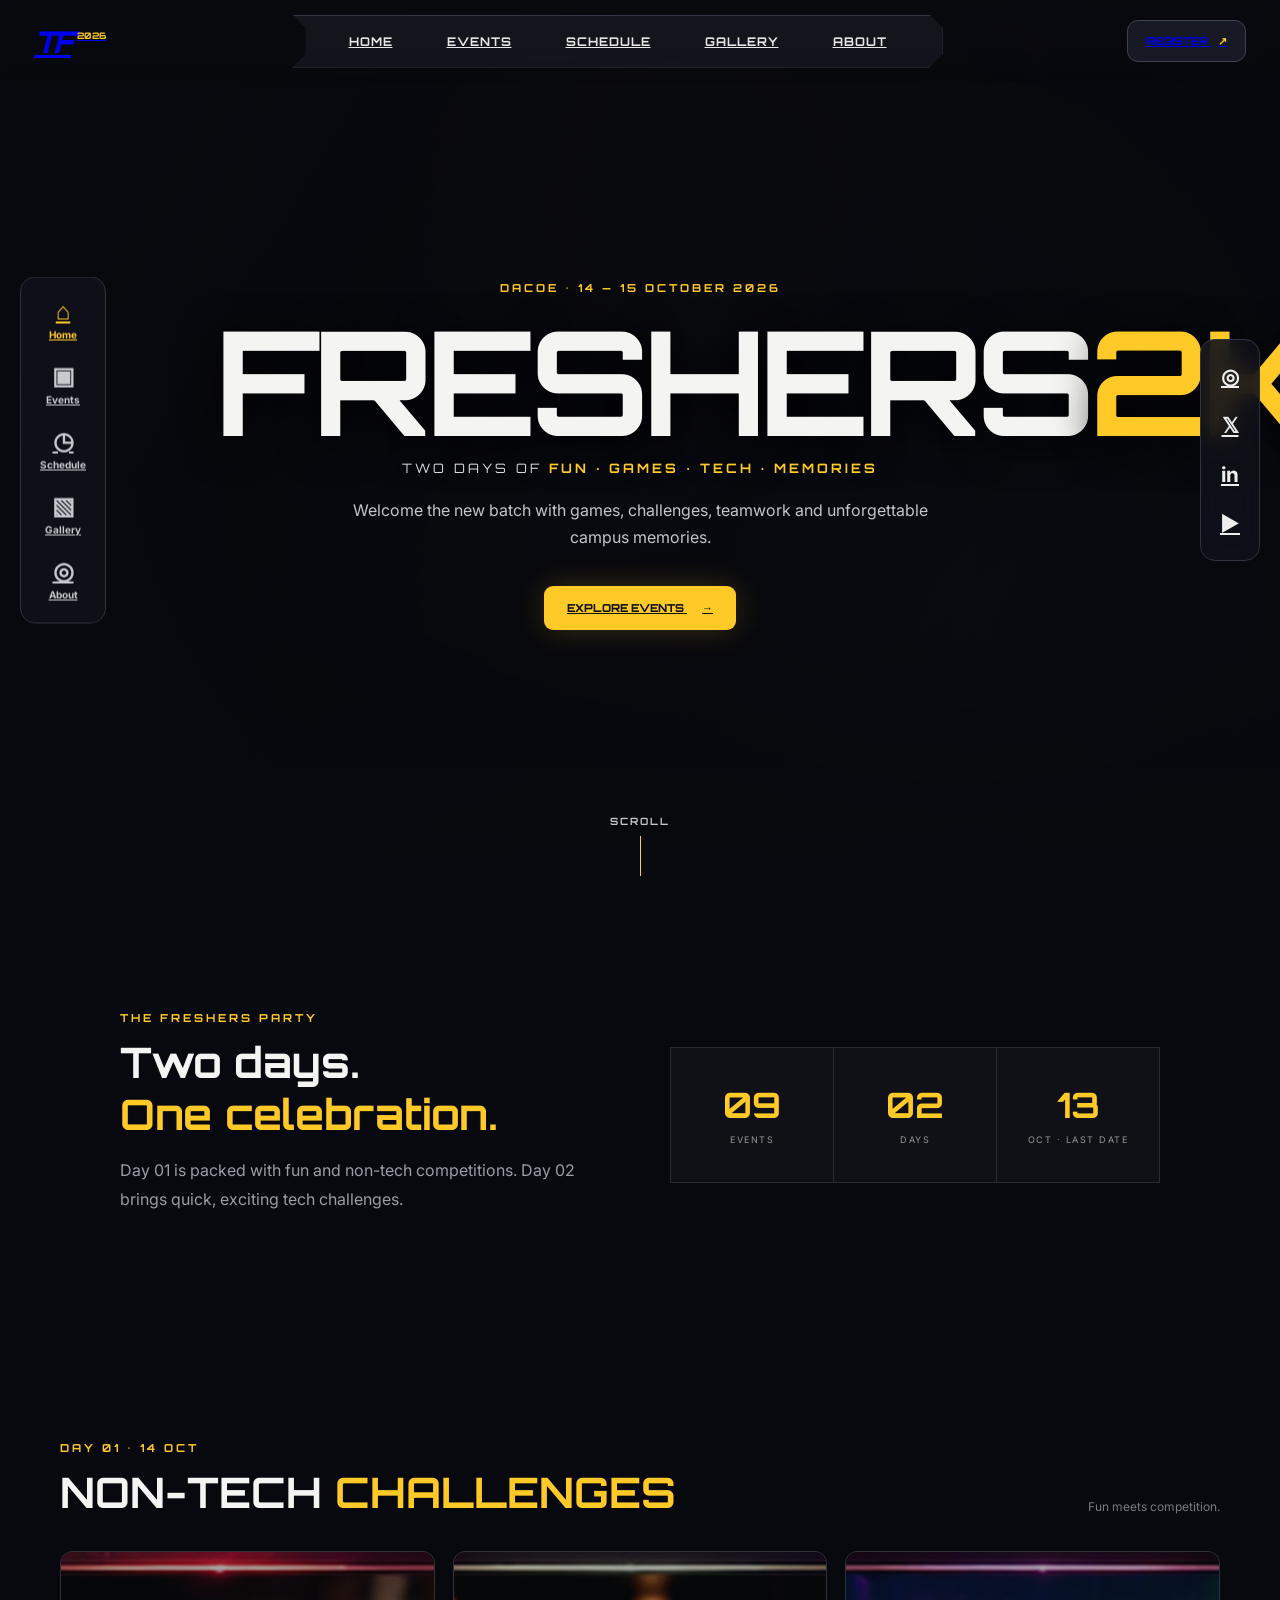
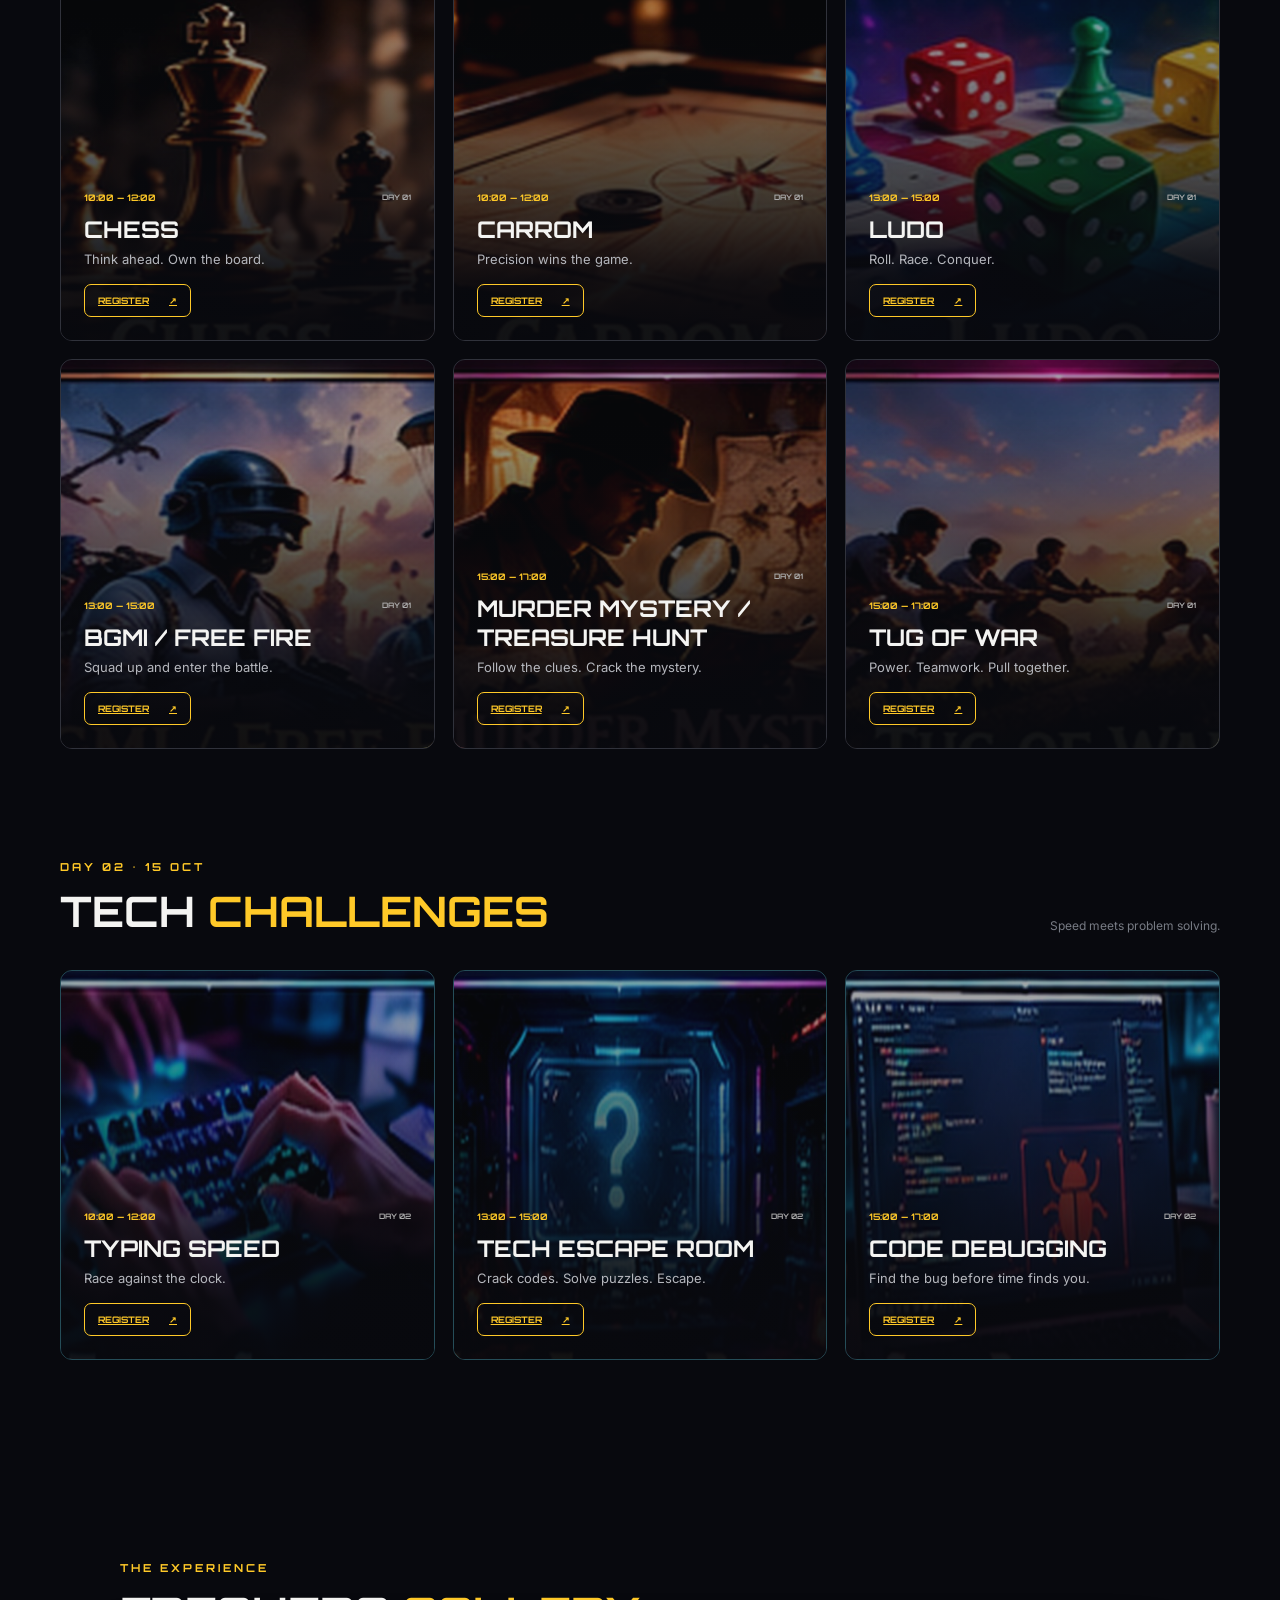
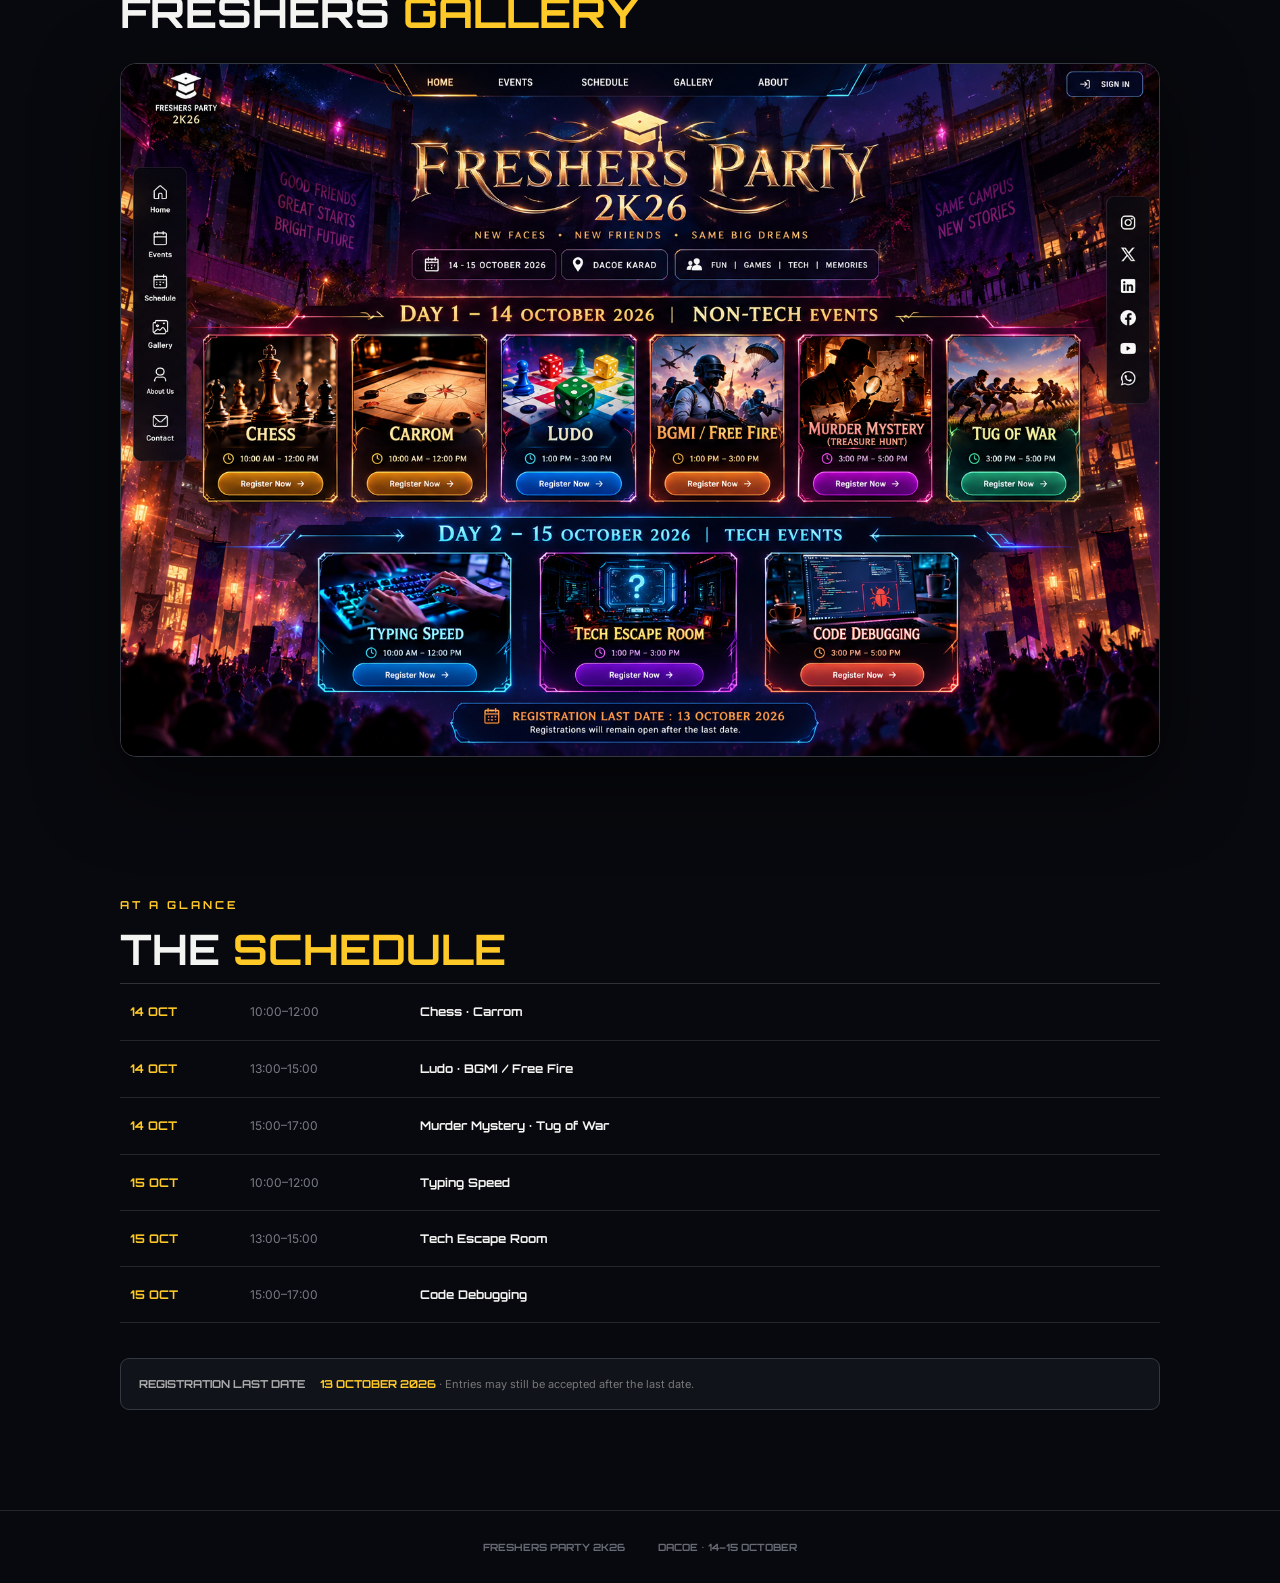
<file: index.html>
<!DOCTYPE html>
<html lang="en">
<head>
<meta charset="UTF-8">
<meta name="viewport" content="width=device-width,initial-scale=1.0">
<title>Freshers Party 2K26 | DACOE</title>
<link rel="preconnect" href="https://fonts.googleapis.com">
<link href="https://fonts.googleapis.com/css2?family=Orbitron:wght@500;600;700;800&family=Inter:wght@400;500;600;700;800&display=swap" rel="stylesheet">
<link rel="stylesheet" href="style.css">
</head>
<body>
<div class="bg-glow"></div>
<header class="topbar">
  <a class="logo" href="index.html"><span>TF</span><small>2026</small></a>
  <nav class="topnav">
    <a href="#home">HOME</a><a href="#events">EVENTS</a><a href="#schedule">SCHEDULE</a><a href="#gallery">GALLERY</a><a href="#about">ABOUT</a>
  </nav>
  <a class="signin" href="#events">REGISTER <b>↗</b></a>
</header>

<aside class="side-nav">
  <a href="#home" class="active"><i>⌂</i><span>Home</span></a>
  <a href="#events"><i>▣</i><span>Events</span></a>
  <a href="#schedule"><i>◷</i><span>Schedule</span></a>
  <a href="#gallery"><i>▧</i><span>Gallery</span></a><a href="#about"><i>◎</i><span>About</span></a>
</aside>
<aside class="social-nav">
  <a href="#" aria-label="Instagram">◎</a><a href="#" aria-label="X">𝕏</a><a href="#" aria-label="LinkedIn">in</a><a href="#" aria-label="YouTube">▶</a>
</aside>

<main>
<section class="hero" id="home">
  <div class="hero-overlay"></div>
  <div class="hero-content">
    <p class="mini">DACOE • 14 — 15 OCTOBER 2026</p>
    <h1>FRESHERS<span>2K26</span></h1>
    <div class="hero-sub">TWO DAYS OF <b>FUN · GAMES · TECH · MEMORIES</b></div>
    <p class="hero-copy">Welcome the new batch with games, challenges, teamwork and unforgettable campus memories.</p>
    <a class="hero-btn" href="#events">EXPLORE EVENTS <span>→</span></a>
  </div>
  <div class="scroll">SCROLL <span></span></div>
  <div class="hero-corner c1"></div><div class="hero-corner c2"></div>
</section>

<section class="intro" id="about">
  <div class="intro-card">
    <p class="mini">THE FRESHERS PARTY</p>
    <h2>Two days.<br><span>One celebration.</span></h2>
    <p>Day 01 is packed with fun and non-tech competitions. Day 02 brings quick, exciting tech challenges.</p>
  </div>
  <div class="stats">
    <div><strong>09</strong><span>EVENTS</span></div>
    <div><strong>02</strong><span>DAYS</span></div>
    <div><strong>13</strong><span>OCT · LAST DATE</span></div>
  </div>
</section>

<section class="events-section" id="events">
  <div class="section-title">
    <div><p class="mini">DAY 01 • 14 OCT</p><h2>NON-TECH <span>CHALLENGES</span></h2></div>
    <p>Fun meets competition.</p>
  </div>
  <div class="event-grid">
    <article class="event"><img src="assets/chess.jpg"><div class="event-info"><div><b>10:00 — 12:00</b><small>DAY 01</small></div><h3>CHESS</h3><p>Think ahead. Own the board.</p><a href="register.html?event=chess">REGISTER <span>↗</span></a></div></article>
    <article class="event"><img src="assets/carrom.jpg"><div class="event-info"><div><b>10:00 — 12:00</b><small>DAY 01</small></div><h3>CARROM</h3><p>Precision wins the game.</p><a href="register.html?event=carrom">REGISTER <span>↗</span></a></div></article>
    <article class="event"><img src="assets/ludo.jpg"><div class="event-info"><div><b>13:00 — 15:00</b><small>DAY 01</small></div><h3>LUDO</h3><p>Roll. Race. Conquer.</p><a href="register.html?event=ludo">REGISTER <span>↗</span></a></div></article>
    <article class="event"><img src="assets/bgmi-free-fire.jpg"><div class="event-info"><div><b>13:00 — 15:00</b><small>DAY 01</small></div><h3>BGMI / FREE FIRE</h3><p>Squad up and enter the battle.</p><a href="register.html?event=bgmi-free-fire">REGISTER <span>↗</span></a></div></article>
    <article class="event wide"><img src="assets/murder-mystery.jpg"><div class="event-info"><div><b>15:00 — 17:00</b><small>DAY 01</small></div><h3>MURDER MYSTERY / TREASURE HUNT</h3><p>Follow the clues. Crack the mystery.</p><a href="register.html?event=murder-mystery-treasure-hunt">REGISTER <span>↗</span></a></div></article>
    <article class="event wide"><img src="assets/tug-of-war.jpg"><div class="event-info"><div><b>15:00 — 17:00</b><small>DAY 01</small></div><h3>TUG OF WAR</h3><p>Power. Teamwork. Pull together.</p><a href="register.html?event=tug-of-war">REGISTER <span>↗</span></a></div></article>
  </div>

  <div class="section-title tech-title">
    <div><p class="mini">DAY 02 • 15 OCT</p><h2>TECH <span>CHALLENGES</span></h2></div>
    <p>Speed meets problem solving.</p>
  </div>
  <div class="event-grid tech-grid">
    <article class="event"><img src="assets/typing-speed.jpg"><div class="event-info"><div><b>10:00 — 12:00</b><small>DAY 02</small></div><h3>TYPING SPEED</h3><p>Race against the clock.</p><a href="register.html?event=typing-speed">REGISTER <span>↗</span></a></div></article>
    <article class="event"><img src="assets/tech-escape-room.jpg"><div class="event-info"><div><b>13:00 — 15:00</b><small>DAY 02</small></div><h3>TECH ESCAPE ROOM</h3><p>Crack codes. Solve puzzles. Escape.</p><a href="register.html?event=tech-escape-room">REGISTER <span>↗</span></a></div></article>
    <article class="event"><img src="assets/code-debugging.jpg"><div class="event-info"><div><b>15:00 — 17:00</b><small>DAY 02</small></div><h3>CODE DEBUGGING</h3><p>Find the bug before time finds you.</p><a href="register.html?event=code-debugging">REGISTER <span>↗</span></a></div></article>
  </div>
</section>

<section class="gallery-section" id="gallery"><p class="mini">THE EXPERIENCE</p><h2>FRESHERS <span>GALLERY</span></h2><img src="assets/freshers-party-master.jpg" alt="Freshers Party 2K26 event artwork"></section><section class="schedule" id="schedule">
  <p class="mini">AT A GLANCE</p><h2>THE <span>SCHEDULE</span></h2>
  <div class="timeline">
    <div><strong>14 OCT</strong><span>10:00–12:00</span><b>Chess · Carrom</b></div>
    <div><strong>14 OCT</strong><span>13:00–15:00</span><b>Ludo · BGMI / Free Fire</b></div>
    <div><strong>14 OCT</strong><span>15:00–17:00</span><b>Murder Mystery · Tug of War</b></div>
    <div><strong>15 OCT</strong><span>10:00–12:00</span><b>Typing Speed</b></div>
    <div><strong>15 OCT</strong><span>13:00–15:00</span><b>Tech Escape Room</b></div>
    <div><strong>15 OCT</strong><span>15:00–17:00</span><b>Code Debugging</b></div>
  </div>
  <div class="deadline">REGISTRATION LAST DATE <strong>13 OCTOBER 2026</strong><small> · Entries may still be accepted after the last date.</small></div>
</section>
</main>
<footer>FRESHERS PARTY 2K26 <span>DACOE • 14–15 OCTOBER</span></footer>
</body></html>
</file>
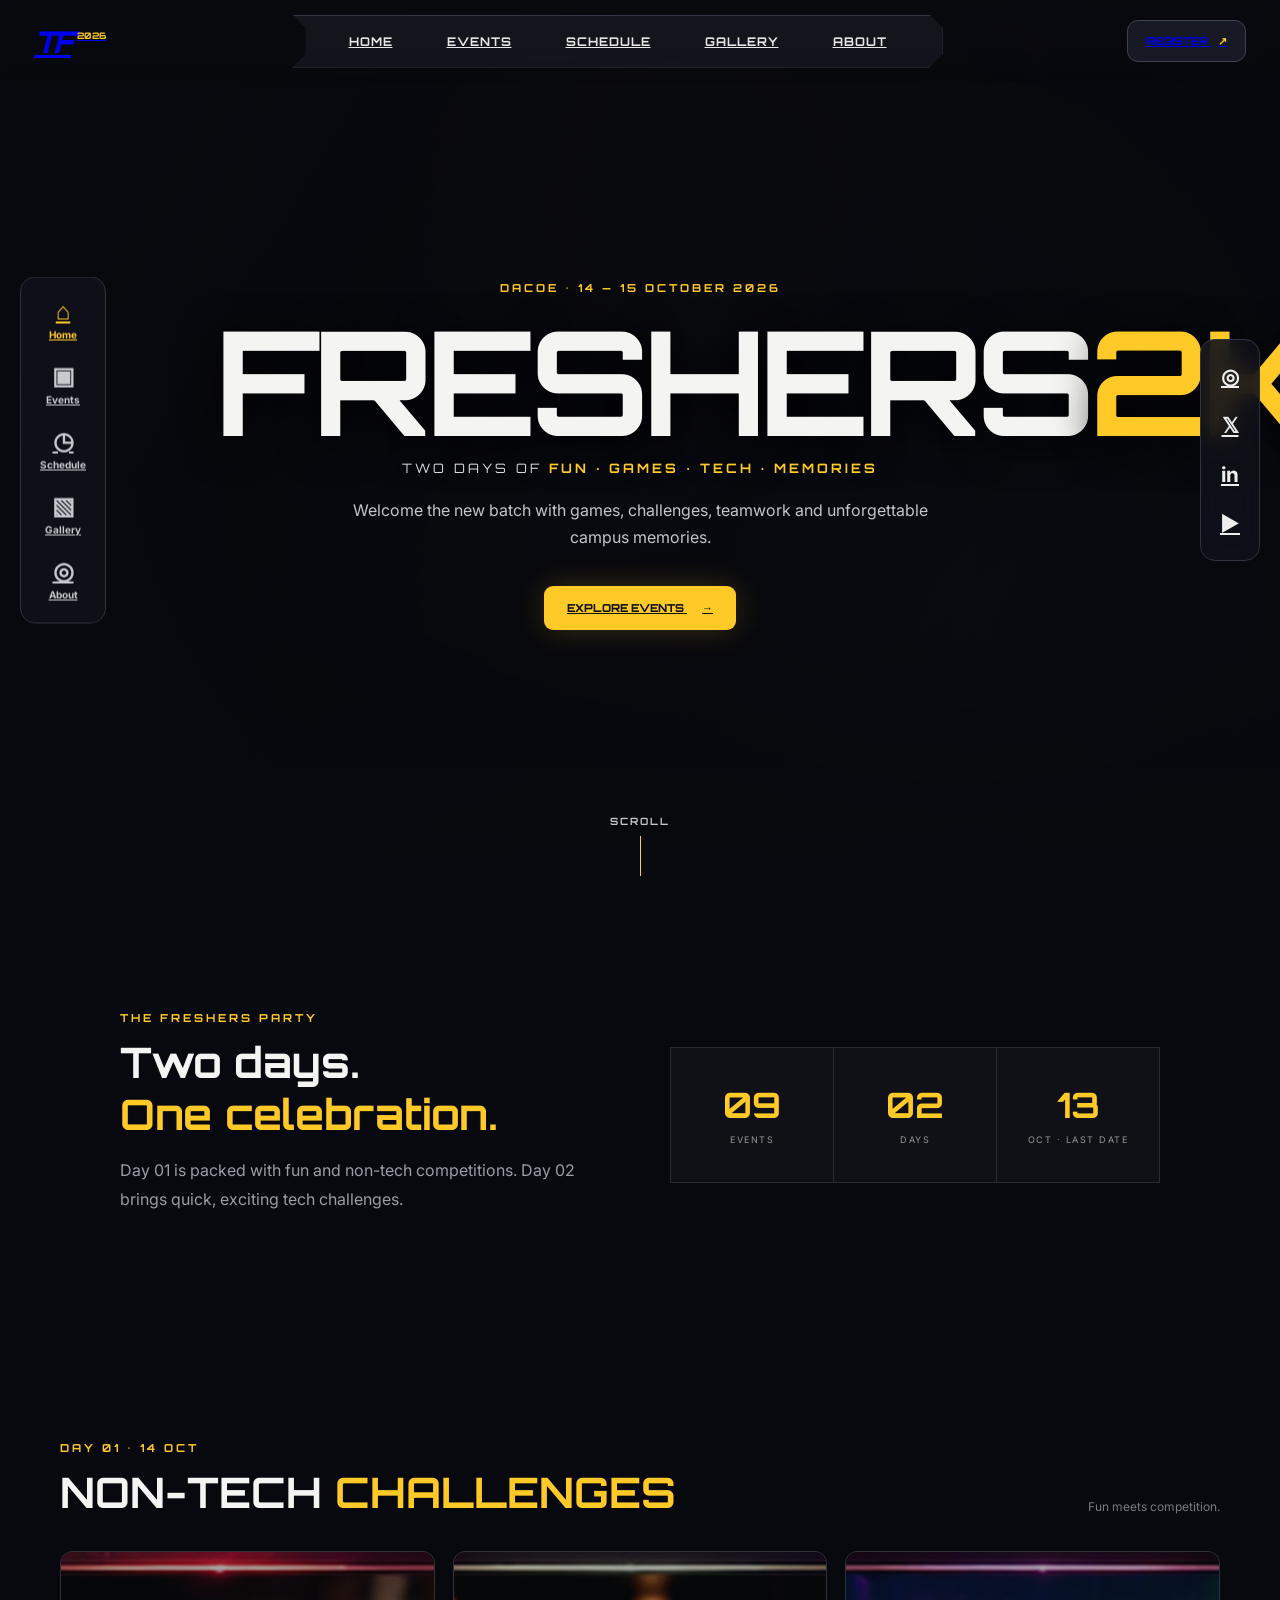
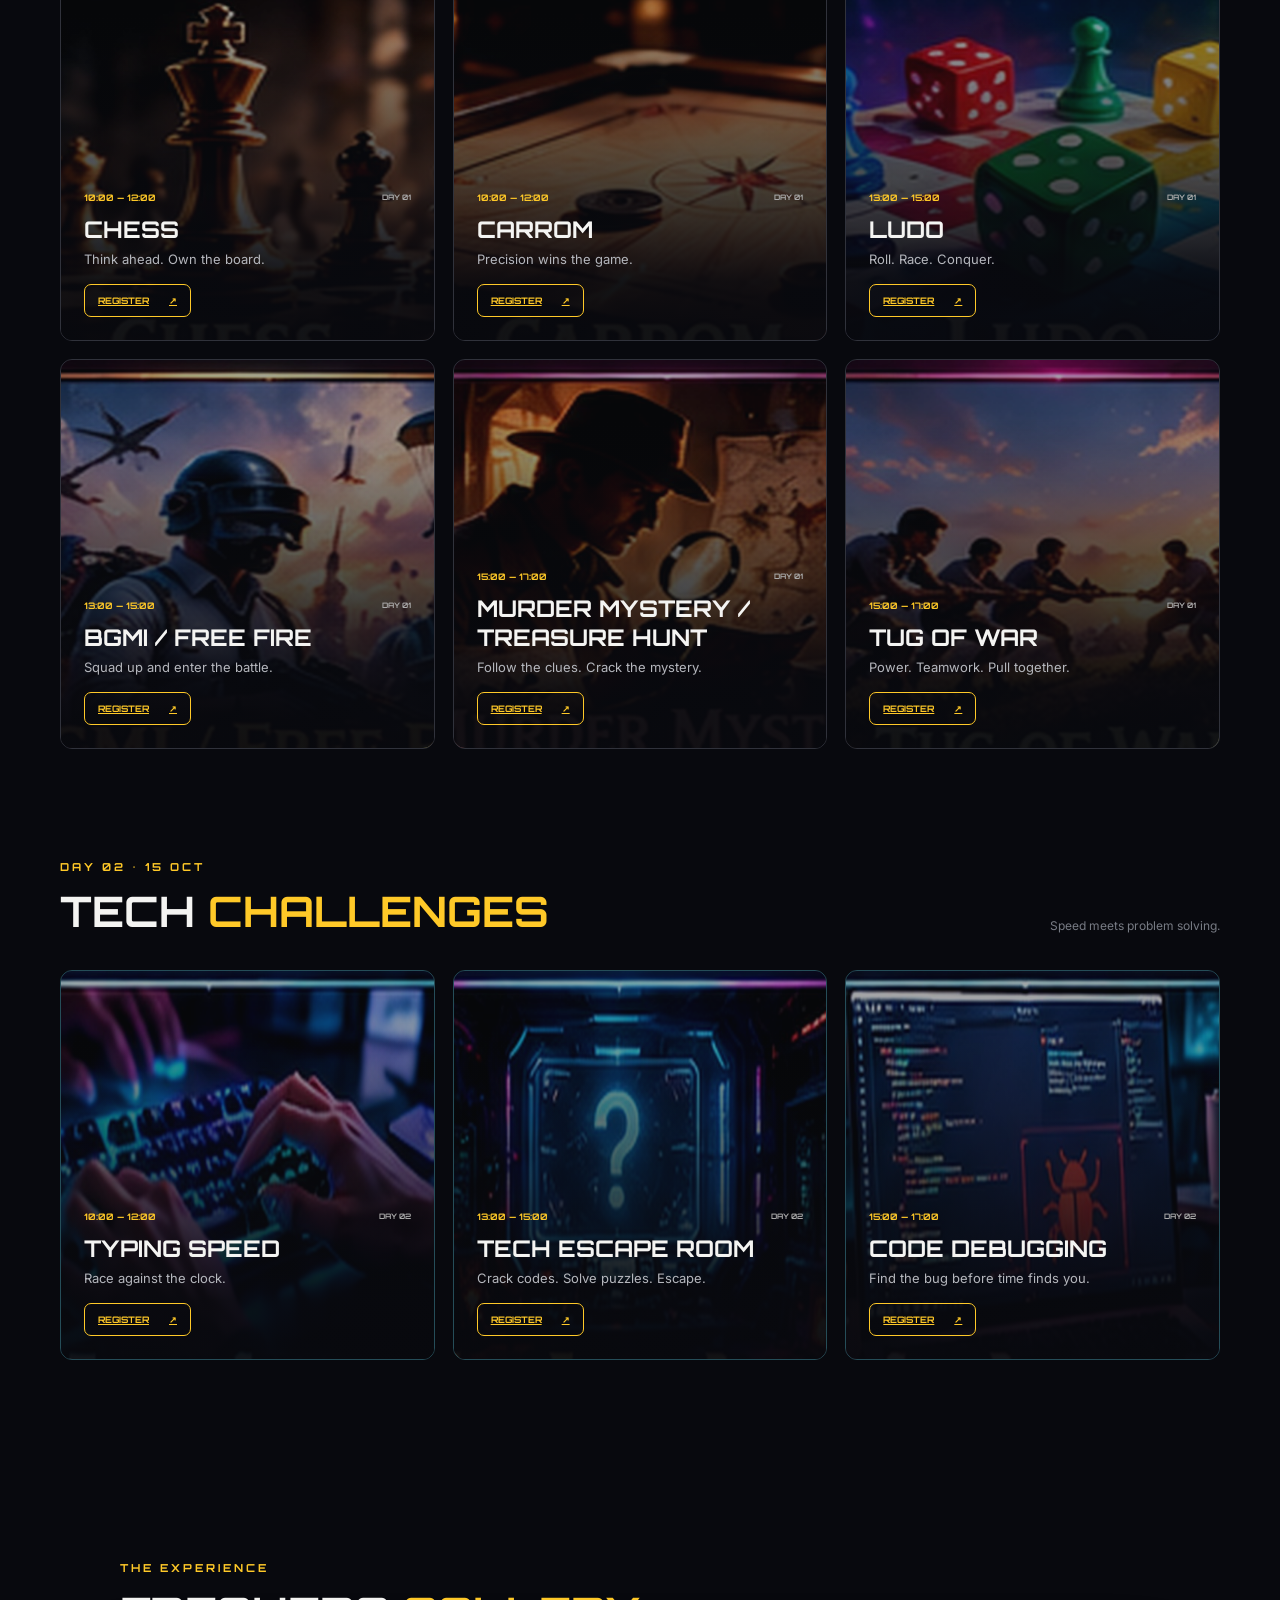
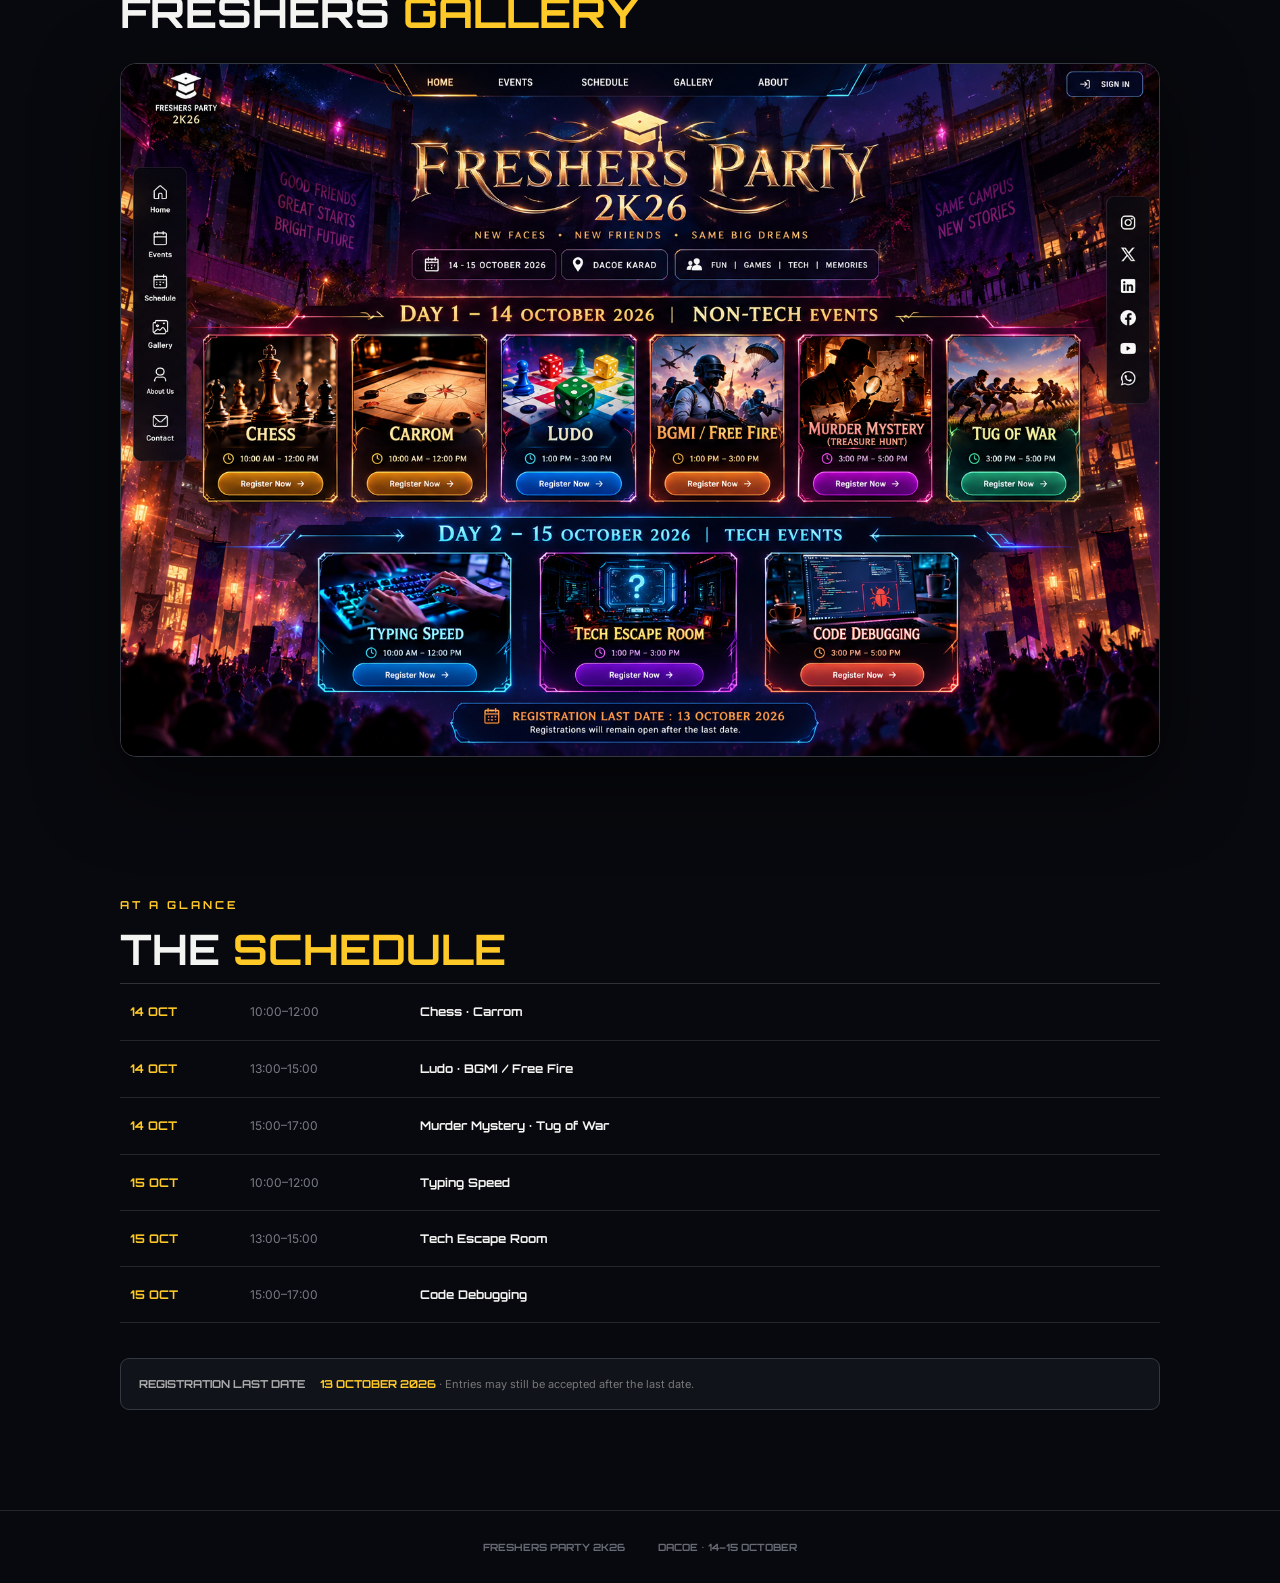
<file: register.html>
<!DOCTYPE html>
<html lang="en"><head><meta charset="UTF-8"><meta name="viewport" content="width=device-width,initial-scale=1.0">
<title>Freshers Party 2K26 | Registration</title>
<link rel="preconnect" href="https://fonts.googleapis.com"><link href="https://fonts.googleapis.com/css2?family=Orbitron:wght@500;600;700;800&family=Inter:wght@400;500;600;700;800&display=swap" rel="stylesheet"><link rel="stylesheet" href="style.css"></head>
<body class="registration">
<header class="topbar"><a class="logo" href="index.html"><span>TF</span><small>2026</small></a><nav class="topnav"><a href="index.html#events">EVENTS</a><a href="index.html#schedule">SCHEDULE</a></nav><a class="signin" href="index.html">← BACK</a></header>
<main class="reg-wrap"><div class="reg-panel">
<div class="reg-heading"><p class="mini" id="day"></p><h1 id="name">EVENT REGISTRATION</h1><p id="time"></p><div class="last">LAST DATE: <b>13 OCTOBER 2026</b><small>Registration remains open for late entries.</small></div></div>
<form id="form">
<input type="hidden" name="event" id="event">
<div id="fields"></div>
<button id="submit" type="submit">SUBMIT REGISTRATION <span>↗</span></button>
<p id="status"></p>
</form></div></main>
<script src="config.js"></script><script>
const E={
chess:["CHESS","DAY 01 • NON-TECH","10:00 AM – 12:00 PM","single"],
carrom:["CARROM","DAY 01 • NON-TECH","10:00 AM – 12:00 PM","single"],
ludo:["LUDO","DAY 01 • NON-TECH","1:00 PM – 3:00 PM","single"],
"bgmi-free-fire":["BGMI / FREE FIRE","DAY 01 • NON-TECH","1:00 PM – 3:00 PM","team4"],
"murder-mystery-treasure-hunt":["MURDER MYSTERY / TREASURE HUNT","DAY 01 • NON-TECH","3:00 PM – 5:00 PM","team4"],
"tug-of-war":["TUG OF WAR","DAY 01 • NON-TECH","3:00 PM – 5:00 PM","team4"],
"typing-speed":["TYPING SPEED","DAY 02 • TECH","10:00 AM – 12:00 PM","single"],
"tech-escape-room":["TECH ESCAPE ROOM","DAY 02 • TECH","1:00 PM – 3:00 PM","duo"],
"code-debugging":["CODE DEBUGGING","DAY 02 • TECH","3:00 PM – 5:00 PM","single"]
};

const slug=new URLSearchParams(location.search).get("event"), x=E[slug];
if(!x) location.href="index.html";

document.getElementById("name").textContent=x[0];
document.getElementById("day").textContent=x[1];
document.getElementById("time").textContent=x[2];
document.getElementById("event").value=x[0];

const fields=document.getElementById("fields");

function label(text,name,type="text",placeholder=""){
  return `<label>${text}<input name="${name}" type="${type}" ${placeholder?`placeholder="${placeholder}"`:""} required></label>`;
}

if(x[3]==="single"){
  fields.innerHTML=`
    <div class="form-row">
      ${label("PARTICIPANT NAME","participantName")}
      ${label("GMAIL","participantEmail","email","name@gmail.com")}
    </div>
    ${label("MOBILE NUMBER","mobile","tel","10-digit mobile number")}
    <p class="form-note">This is a <b>single-player event</b>. Only one participant is required.</p>`;
}else if(x[3]==="duo"){
  fields.innerHTML=`
    ${label("TEAM NAME","teamName")}
    <div class="member-title">PLAYER 1</div>
    <div class="form-row">
      ${label("PLAYER 1 NAME","player1Name")}
      ${label("PLAYER 1 GMAIL","player1Email","email","name@gmail.com")}
    </div>
    <div class="member-title">PLAYER 2</div>
    <div class="form-row">
      ${label("PLAYER 2 NAME","player2Name")}
      ${label("PLAYER 2 GMAIL","player2Email","email","name@gmail.com")}
    </div>
    ${label("CAPTAIN MOBILE NUMBER","mobile","tel","10-digit mobile number")}
    <p class="form-note">This is a <b>2-player duo event</b>. Enter both players before submitting.</p>`;
}else{
  let members="";
  for(let i=1;i<=4;i++){
    members+=`<div class="member-title">PLAYER ${i}</div><div class="form-row">
      ${label(`PLAYER ${i} NAME`,`player${i}Name`)}
      ${label(`PLAYER ${i} GMAIL`,`player${i}Email`,"email","name@gmail.com")}
    </div>`;
  }
  fields.innerHTML=`
    ${label("TEAM / SQUAD NAME","teamName")}
    ${members}
    ${label("CAPTAIN MOBILE NUMBER","mobile","tel","10-digit mobile number")}
    <p class="form-note">This is a <b>4-player team event</b>. Enter all four players before submitting.</p>`;
}

const mobile=document.getElementById("fields").querySelector('[name="mobile"]');
mobile.addEventListener("input",()=>mobile.value=mobile.value.replace(/\D/g,"").slice(0,10));

form.addEventListener("submit",async e=>{
  e.preventDefault();
  const m=mobile.value, s=document.getElementById("status");
  if(!/^[6-9]\d{9}$/.test(m)){
    s.textContent="Enter a valid 10-digit Indian mobile number.";
    s.className="err"; return;
  }
  if(!CONFIG.GOOGLE_SCRIPT_URL||CONFIG.GOOGLE_SCRIPT_URL.includes("PASTE_")){
    s.textContent="Connect the Google Sheet backend in config.js first.";
    s.className="err"; return;
  }
  submit.disabled=true; submit.textContent="SUBMITTING...";
  try{
    const payload=Object.fromEntries(new FormData(form).entries());
    const response=await fetch(CONFIG.GOOGLE_SCRIPT_URL,{
      method:"POST",
      body:JSON.stringify(payload),
      headers:{"Content-Type":"text/plain;charset=utf-8"}
    });
    const result=await response.json();
    if(!result.ok) throw Error(result.message||"Submission failed");
    s.textContent="Registration submitted successfully.";
    s.className="ok";
    form.reset();
    document.getElementById("event").value=x[0];
  }catch(err){
    s.textContent="Submission failed. Please try again.";
    s.className="err";
  }finally{
    submit.disabled=false;
    submit.innerHTML='SUBMIT REGISTRATION <span>↗</span>';
  }
});
</script></body></html>
</file>
<file: style.css>
*{box-sizing:border-box}html{scroll-behavior:smooth}body{margin:0;background:#08090e;color:#f4f4f2;font-family:Inter,Arial,sans-serif;overflow-x:hidden}.bg-glow{position:fixed;inset:0;pointer-events:none;background:radial-gradient(circle at 50% 10%,rgba(255,196,40,.08),transparent 35%),radial-gradient(circle at 80% 70%,rgba(0,211,255,.06),transparent 30%)}.topbar{height:82px;position:fixed;z-index:20;top:0;left:0;right:0;display:flex;align-items:center;justify-content:space-between;padding:0 34px;background:linear-gradient(#090a0fdd,transparent);backdrop-filter:blur(8px)}.logo{width:74px;display:flex;align-items:center;gap:6px;font-family:Orbitron;font-weight:800;font-size:30px;font-style:italic}.logo span{letter-spacing:-4px}.logo small{font-size:9px;color:#ffc928;font-style:normal;align-self:flex-start;margin-top:7px}.topnav{display:flex;gap:0;padding:0 28px;background:#161720dd;border:1px solid #343542;clip-path:polygon(0 0,98% 0,100% 25%,100% 75%,98% 100%,0 100%,2% 75%,2% 25%)}.topnav a{padding:18px 27px;font-family:Orbitron;font-size:12px;font-weight:700;letter-spacing:1px;color:#e8e8e6}.topnav a:hover{color:#ffc928}.signin{border:1px solid #3d4150;background:#171924;border-radius:11px;padding:13px 18px;font-family:Orbitron;font-size:11px;font-weight:700}.signin b{color:#ffc928;margin-left:7px}.side-nav,.social-nav{position:fixed;z-index:18;top:50%;transform:translateY(-50%);background:#10111adb;border:1px solid #303340;border-radius:15px;backdrop-filter:blur(12px)}.side-nav{left:20px;width:86px;padding:10px 0}.side-nav a{display:flex;flex-direction:column;align-items:center;gap:5px;padding:12px 5px;color:#c9cad0;font-size:10px;font-weight:700}.side-nav i{font-style:normal;font-size:24px;line-height:1}.side-nav a:hover,.side-nav .active{color:#ffc928}.social-nav{right:20px;width:60px;padding:12px 0}.social-nav a{display:block;text-align:center;padding:12px 0;color:#eee;font-size:21px;font-weight:700}.social-nav a:hover{color:#ffc928}.hero{height:100vh;min-height:700px;position:relative;display:flex;align-items:center;justify-content:center;background:linear-gradient(120deg,#08090e 8%,rgba(8,9,14,.62)),url("https://images.pexels.com/photos/325185/pexels-photo-325185.jpeg?auto=compress&cs=tinysrgb&w=2000") center/cover fixed}.hero:after{content:"";position:absolute;inset:0;background:linear-gradient(transparent 70%,#08090e),radial-gradient(circle at 50% 45%,transparent 10%,#08090eaa 80%)}.hero-content{position:relative;z-index:2;text-align:center;max-width:900px;padding:40px 25px}.mini{font-family:Orbitron;font-size:11px;letter-spacing:3px;color:#ffc928;font-weight:700}.hero h1{font-family:Orbitron;font-size:clamp(60px,12vw,145px);line-height:.88;letter-spacing:-7px;margin:22px 0 15px;text-shadow:0 8px 40px #000}.hero h1 span{color:#ffc928}.hero-sub{font-family:Orbitron;letter-spacing:3px;font-size:13px;color:#d8d9de}.hero-sub b{color:#ffc928}.hero-copy{max-width:610px;margin:20px auto;color:#c3c5ca;line-height:1.7}.hero-btn{display:inline-block;margin-top:15px;background:#ffc928;color:#111;padding:15px 23px;border-radius:9px;font-family:Orbitron;font-size:11px;font-weight:800;box-shadow:0 0 30px #ffc92833}.hero-btn span{margin-left:15px}.scroll{position:absolute;z-index:3;bottom:24px;left:50%;transform:translateX(-50%);font:700 10px Orbitron;letter-spacing:2px;color:#c5c6c9}.scroll span{display:block;width:1px;height:40px;background:#ffc928;margin:9px auto 0}.intro{max-width:1100px;margin:auto;padding:100px 30px;display:grid;grid-template-columns:1fr 1fr;gap:60px;align-items:center}.intro h2,.schedule h2,.section-title h2{font-family:Orbitron;font-size:42px;margin:8px 0}.intro h2 span,.schedule h2 span,.section-title h2 span{color:#ffc928}.intro p:not(.mini){color:#999da7;line-height:1.8;max-width:500px}.stats{display:grid;grid-template-columns:repeat(3,1fr);gap:1px;background:#292b34;border:1px solid #292b34}.stats div{background:#101117;padding:35px 15px;text-align:center}.stats strong{display:block;font:700 35px Orbitron;color:#ffc928}.stats span{font-size:9px;letter-spacing:1.5px;color:#999}.events-section{max-width:1220px;margin:auto;padding:40px 30px 110px}.section-title{display:flex;justify-content:space-between;align-items:end;margin:60px 0 25px}.section-title>p{color:#777b84;font-size:12px}.event-grid{display:grid;grid-template-columns:repeat(3,1fr);gap:18px}.event{min-height:390px;position:relative;overflow:hidden;border:1px solid #30323b;background:#12131a;border-radius:12px}.event.wide{grid-column:span 1}.event img{position:absolute;inset:0;width:100%;height:100%;object-fit:cover;opacity:.62;transition:.5s}.event:after{content:"";position:absolute;inset:0;background:linear-gradient(transparent 15%,#08090eee 85%)}.event:hover img{transform:scale(1.08);opacity:.8}.event-info{position:absolute;z-index:2;left:0;right:0;bottom:0;padding:23px}.event-info>div{display:flex;justify-content:space-between;color:#ffc928;font:700 9px Orbitron}.event-info small{color:#aaa}.event h3{font:700 23px Orbitron;margin:12px 0 7px}.event p{margin:0 0 17px;color:#b5b7bd;font-size:13px}.event a{display:inline-flex;align-items:center;gap:20px;border:1px solid #ffc928;color:#ffc928;padding:10px 13px;border-radius:7px;font:700 9px Orbitron}.event a:hover{background:#ffc928;color:#111}.tech-title{margin-top:100px}.tech-grid .event{border-color:#254d58}.schedule{padding:100px 30px;max-width:1100px;margin:auto}.timeline{border-top:1px solid #30323a}.timeline div{display:grid;grid-template-columns:120px 170px 1fr;padding:20px 10px;border-bottom:1px solid #24262e}.timeline strong{color:#ffc928;font:700 12px Orbitron}.timeline span{color:#777b84;font-size:12px}.timeline b{font-family:Orbitron;font-size:12px}.deadline{margin-top:35px;border:1px solid #353743;background:#11131a;padding:18px;font:700 11px Orbitron;color:#aaa;border-radius:9px}.deadline strong{color:#ffc928;margin-left:12px}.deadline small{font:400 11px Inter;color:#777}.registration{background:radial-gradient(circle at 50% 0,#1c1b17,#08090e 45%)}.reg-wrap{min-height:100vh;display:flex;align-items:center;justify-content:center;padding:120px 25px 60px}.reg-panel{width:min(900px,100%);border:1px solid #343640;background:#11131aee;border-radius:18px;box-shadow:0 25px 100px #0008;overflow:hidden}.reg-heading{padding:38px;border-bottom:1px solid #292b34;background:linear-gradient(120deg,#17181f,#101116)}.reg-heading h1{font:700 clamp(28px,5vw,48px) Orbitron;margin:10px 0}.reg-heading>p:not(.mini){color:#999da7}.last{display:inline-block;border:1px solid #444650;padding:13px;border-radius:8px;font:700 10px Orbitron;color:#aaa}.last b{color:#ffc928}.last small{display:block;margin-top:7px;font:400 11px Inter}.registration form{padding:35px}.form-row{display:grid;grid-template-columns:1fr 1fr;gap:18px}label{display:block;font:700 10px Orbitron;letter-spacing:.5px;color:#c7c8cc;margin-bottom:18px}input{display:block;width:100%;margin-top:9px;background:#090a0f;border:1px solid #353741;color:#fff;padding:15px;border-radius:8px;outline:none;font:500 14px Inter}input:focus{border-color:#ffc928;box-shadow:0 0 0 3px #ffc92815}button{width:100%;border:0;background:#ffc928;color:#111;padding:16px;border-radius:8px;font:800 11px Orbitron;cursor:pointer}button span{margin-left:20px}#status{min-height:18px;font-size:13px}.ok{color:#7be28c}.err{color:#ff7272}footer{border-top:1px solid #24262e;padding:30px;text-align:center;color:#666b75;font:700 10px Orbitron}footer span{margin-left:30px}@media(max-width:900px){.topnav{display:none}.side-nav{left:10px}.social-nav{right:10px}.event-grid{grid-template-columns:1fr 1fr}.intro{grid-template-columns:1fr}.hero{background-attachment:scroll}}@media(max-width:620px){.topbar{padding:0 15px}.side-nav,.social-nav{display:none}.hero{min-height:650px}.hero h1{letter-spacing:-3px}.events-section,.schedule{padding-left:18px;padding-right:18px}.event-grid{grid-template-columns:1fr}.section-title{display:block}.section-title>p{margin-top:10px}.timeline div{grid-template-columns:1fr;gap:7px}.form-row{grid-template-columns:1fr}.registration form,.reg-heading{padding:25px 20px}.intro{padding:70px 22px}.stats{grid-template-columns:1fr}.stats div{padding:20px}.signin{padding:10px;font-size:9px}}
.gallery-section{max-width:1100px;margin:auto;padding:80px 30px 30px}.gallery-section h2{font-family:Orbitron;font-size:42px;margin:8px 0 25px}.gallery-section h2 span{color:#ffc928}.gallery-section img{width:100%;display:block;border:1px solid #343640;border-radius:16px;box-shadow:0 25px 80px #0009}.gallery-section img:hover{filter:saturate(1.12);transform:translateY(-3px);transition:.3s}@media(max-width:620px){.gallery-section{padding:60px 18px 20px}.gallery-section h2{font-size:30px}}

.form-note{margin:-4px 0 20px;color:#777b84;font-size:12px}.form-note b{color:#ffc928}.member-title{font:700 10px Orbitron;letter-spacing:1px;color:#ffc928;border-top:1px solid #292b34;padding:16px 0 10px;margin-top:4px}
</file>
